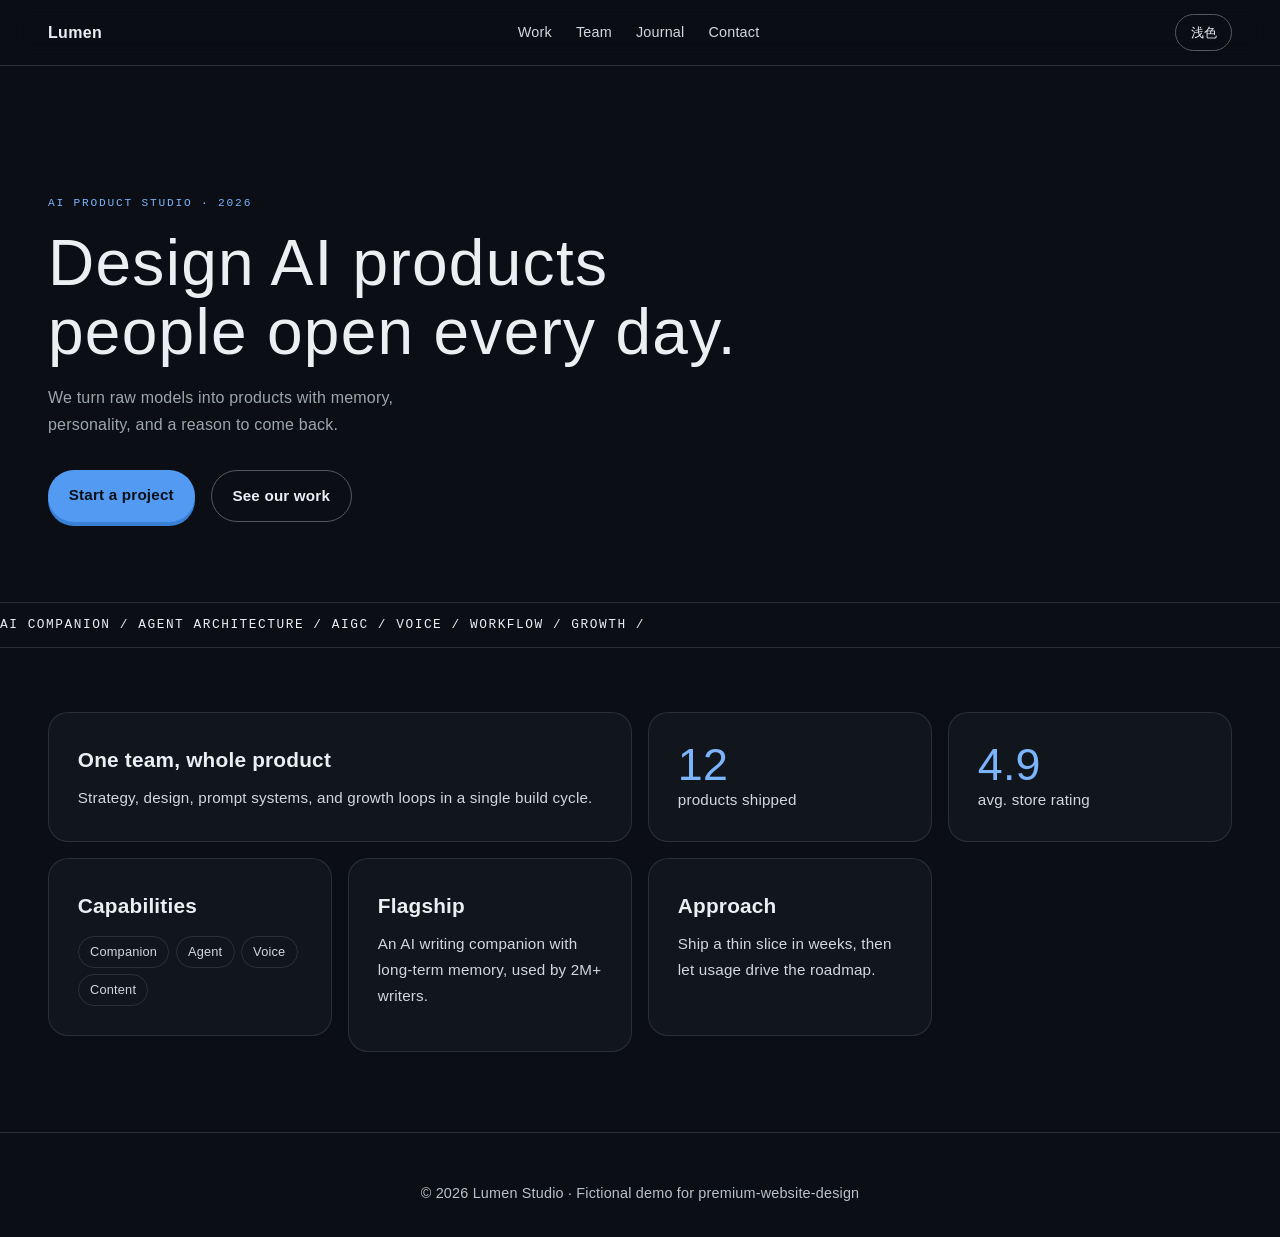
<file: assets/demo/index.html>
<!DOCTYPE html>
<html lang="en" data-theme="dark">
<head>
  <meta charset="UTF-8">
  <meta name="viewport" content="width=device-width, initial-scale=1.0">
  <title>Lumen · AI Product Studio (fictional demo)</title>
  <link rel="stylesheet" href="../tokens.css">
  <style>
    * { margin: 0; padding: 0; box-sizing: border-box; }
    body {
      background: var(--color-paper);
      color: var(--color-ink);
      font-family: var(--font-body);
      line-height: 1.7;
      letter-spacing: 0.012em;
      -webkit-font-smoothing: antialiased;
    }
    a { color: inherit; text-decoration: none; }
    .container { width: min(var(--page-max), 100% - 2 * var(--page-gutter)); margin-inline: auto; }
    header {
      position: sticky; top: 0; z-index: 10;
      display: flex; align-items: center; justify-content: space-between;
      padding: 0.9rem var(--page-gutter);
      background: color-mix(in oklch, var(--color-paper) 85%, transparent);
      backdrop-filter: blur(14px);
      border-bottom: 1px solid var(--color-rule);
    }
    .brand { font-weight: 700; letter-spacing: 0.02em; }
    nav { display: flex; gap: 1.5rem; }
    nav a { color: var(--color-ink-2); font-size: 0.9rem; }
    nav a:hover { color: var(--color-accent-text); }
    button.theme {
      border: 1px solid var(--color-rule-2); border-radius: var(--radius-pill);
      background: transparent; color: var(--color-ink);
      padding: 0.4rem 0.9rem; font: inherit; font-size: 0.8rem; cursor: pointer;
    }
    .hero { padding: clamp(5rem, 10vw, 8rem) 0 5rem; }
    .hero .label { font-family: var(--font-label); font-size: 0.7rem; letter-spacing: 0.16em; text-transform: uppercase; color: var(--color-accent-text); }
    .hero h1 { font-size: clamp(2.6rem, 5vw, 4.6rem); font-weight: 300; letter-spacing: 0.02em; line-height: 1.08; margin: 1rem 0; }
    .hero p { color: var(--color-muted); max-width: 46ch; }
    .hero .cta { margin-top: 2rem; display: flex; gap: 1rem; flex-wrap: wrap; }
    .btn { border-radius: var(--radius-pill); padding: 0.75rem 1.3rem; font-weight: 700; font-size: 0.95rem; }
    .btn-primary { background: var(--color-accent); color: var(--color-accent-ink); box-shadow: 0 4px 0 0 var(--color-accent-deep); }
    .btn-ghost { border: 1px solid var(--color-rule-2); color: var(--color-ink); }
    .marquee {
      overflow: hidden; border-block: 1px solid var(--color-rule);
      padding: 0.7rem 0; margin-bottom: 4rem;
      font-family: var(--font-label); font-size: 0.8rem; letter-spacing: 0.12em; text-transform: uppercase;
    }
    .marquee span { display: inline-block; white-space: nowrap; animation: slide 28s linear infinite; }
    @keyframes slide { to { transform: translateX(-50%); } }
    .bento { display: grid; grid-template-columns: repeat(4, 1fr); gap: 1rem; padding-bottom: 5rem; }
    .cell { border-radius: var(--radius-card); border: 1px solid var(--tint-rule); background: var(--color-paper-2); padding: 1.8rem; }
    .cell.wide { grid-column: span 2; }
    .cell.tall { grid-row: span 2; }
    .cell h3 { font-size: 1.3rem; font-weight: 600; letter-spacing: 0.01em; margin-bottom: 0.5rem; }
    .cell p, .cell li { color: var(--color-ink-2); font-size: 0.95rem; }
    .cell ul { list-style: none; margin-top: 0.8rem; display: flex; flex-wrap: wrap; gap: 0.4rem; }
    .cell li { border: 1px solid var(--tint-rule); border-radius: var(--radius-pill); padding: 0.25rem 0.7rem; font-size: 0.8rem; }
    .stat { font-size: 2.8rem; font-weight: 300; color: var(--color-accent-text); line-height: 1; }
    .contact { border-top: 1px solid var(--color-rule); padding: 3rem 0 2rem; text-align: center; color: var(--color-neutral); font-size: 0.9rem; }
    @media (max-width: 40rem) {
      .bento { grid-template-columns: 1fr; }
      .cell.wide, .cell.tall { grid-column: auto; grid-row: auto; }
      nav { display: none; }
    }
  </style>
</head>
<body>
  <header>
    <a class="brand" href="#">Lumen</a>
    <nav><a href="#">Work</a><a href="#">Team</a><a href="#">Journal</a><a href="#">Contact</a></nav>
    <button class="theme" id="theme">浅色</button>
  </header>
  <main>
    <section class="hero container">
      <p class="label">AI Product Studio · 2026</p>
      <h1>Design AI products<br>people open every day.</h1>
      <p>We turn raw models into products with memory, personality, and a reason to come back.</p>
      <div class="cta">
        <a class="btn btn-primary" href="#">Start a project</a>
        <a class="btn btn-ghost" href="#">See our work</a>
      </div>
    </section>
    <div class="marquee"><span>AI Companion&nbsp;/&nbsp;Agent Architecture&nbsp;/&nbsp;AIGC&nbsp;/&nbsp;Voice&nbsp;/&nbsp;Workflow&nbsp;/&nbsp;Growth&nbsp;/&nbsp;&nbsp;</span></div>
    <section class="bento container">
      <div class="cell wide"><h3>One team, whole product</h3><p>Strategy, design, prompt systems, and growth loops in a single build cycle.</p></div>
      <div class="cell"><div class="stat">12</div><p>products shipped</p></div>
      <div class="cell"><div class="stat">4.9</div><p>avg. store rating</p></div>
      <div class="cell"><h3>Capabilities</h3><ul><li>Companion</li><li>Agent</li><li>Voice</li><li>Content</li></ul></div>
      <div class="cell tall"><h3>Flagship</h3><p>An AI writing companion with long-term memory, used by 2M+ writers.</p></div>
      <div class="cell"><h3>Approach</h3><p>Ship a thin slice in weeks, then let usage drive the roadmap.</p></div>
    </section>
  </main>
  <footer class="contact">© 2026 Lumen Studio · Fictional demo for premium-website-design</footer>
  <script>
    const root = document.documentElement;
    const btn = document.getElementById("theme");
    btn.addEventListener("click", () => {
      const next = root.dataset.theme === "dark" ? "light" : "dark";
      root.dataset.theme = next;
      btn.textContent = next === "dark" ? "浅色" : "深色";
    });
  </script>
</body>
</html>
</file>
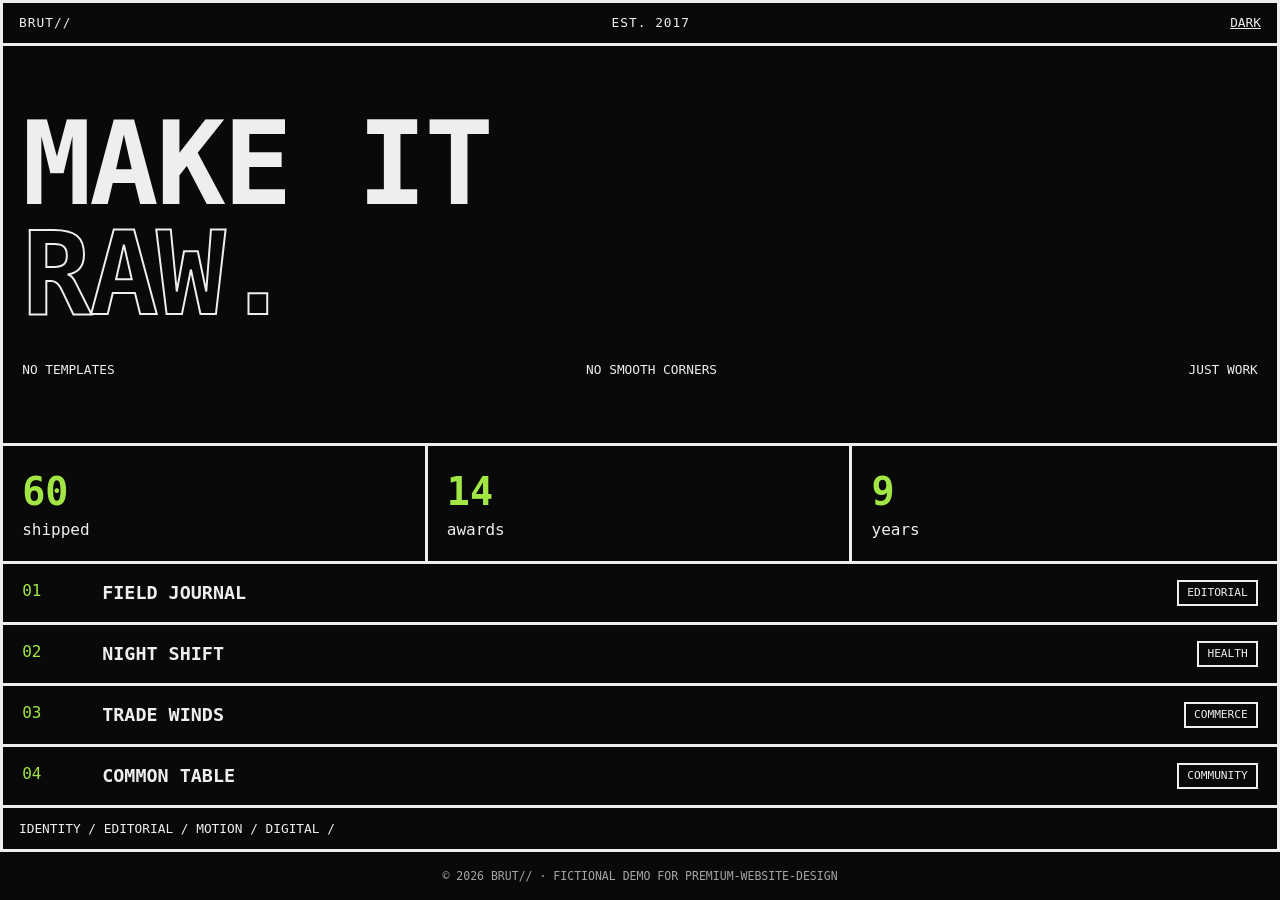
<file: assets/demo/layouts/brutal.html>
<!DOCTYPE html>
<html lang="en" data-theme="dark">
<head>
  <meta charset="UTF-8">
  <meta name="viewport" content="width=device-width, initial-scale=1.0">
  <title>BRUT// (fictional demo · brutalist)</title>
  <style>
    :root {
      --paper: oklch(0.14 0 0);
      --ink: oklch(0.95 0 0);
      --muted: oklch(0.72 0 0);
      --rule: oklch(0.5 0 0);
      --accent: oklch(0.85 0.2 130);
      --font: "JetBrains Mono", ui-monospace, monospace;
    }
    :root[data-theme="light"] {
      --paper: oklch(0.96 0 0);
      --ink: oklch(0.12 0 0);
      --muted: oklch(0.45 0 0);
      --rule: oklch(0.75 0 0);
      --accent: oklch(0.4 0.17 130);
    }
    * { margin: 0; padding: 0; box-sizing: border-box; }
    body { background: var(--paper); color: var(--ink); font-family: var(--font); line-height: 1.4; -webkit-font-smoothing: antialiased; }
    .topline { display: flex; justify-content: space-between; border: 3px solid var(--ink); border-width: 3px 3px 0; padding: 0.7rem 1rem; font-size: 0.8rem; text-transform: uppercase; letter-spacing: 0.08em; }
    .theme { border: 0; background: none; color: var(--ink); font: inherit; text-transform: uppercase; cursor: pointer; text-decoration: underline; }
    .hero { border: 3px solid var(--ink); padding: clamp(2rem, 6vw, 4rem) 1.2rem; }
    .hero h1 { font-size: clamp(3rem, 9vw, 7.5rem); font-weight: 800; line-height: 0.95; text-transform: uppercase; letter-spacing: -0.02em; }
    .hero h1 .outline { color: transparent; -webkit-text-stroke: 2px var(--ink); }
    .hero .meta { display: flex; justify-content: space-between; margin-top: 2rem; font-size: 0.8rem; text-transform: uppercase; }
    .stats { display: grid; grid-template-columns: repeat(3, 1fr); border: 3px solid var(--ink); border-top: 0; }
    .stat { padding: 1.2rem; border-right: 3px solid var(--ink); }
    .stat:last-child { border-right: 0; }
    .stat b { display: block; font-size: 2.4rem; color: var(--accent); }
    .work { border: 3px solid var(--ink); border-top: 0; }
    .row { display: grid; grid-template-columns: 4rem minmax(0, 1fr) auto; gap: 1rem; padding: 1rem 1.2rem; border-bottom: 3px solid var(--ink); text-transform: uppercase; }
    .row:last-child { border-bottom: 0; }
    .row .no { color: var(--accent); }
    .row h3 { font-size: 1.15rem; }
    .row .tag { border: 2px solid var(--ink); padding: 0.2rem 0.5rem; font-size: 0.7rem; }
    .marquee { border: 3px solid var(--ink); border-top: 0; padding: 0.6rem 1rem; overflow: hidden; }
    .marquee span { display: inline-block; white-space: nowrap; animation: slide 22s linear infinite; font-size: 0.8rem; text-transform: uppercase; }
    @keyframes slide { to { transform: translateX(-50%); } }
    footer { padding: 1rem; text-align: center; font-size: 0.72rem; text-transform: uppercase; color: var(--muted); }
    @media (max-width: 40rem) { .stats { grid-template-columns: 1fr; } .stat { border-right: 0; border-bottom: 3px solid var(--ink); } .row { grid-template-columns: 1fr; } }
  </style>
</head>
<body>
  <div class="topline"><span>BRUT//</span><span>Est. 2017</span><button class="theme" id="theme">Dark</button></div>
  <section class="hero">
    <h1>Make it<br><span class="outline">RAW.</span></h1>
    <div class="meta"><span>No templates</span><span>No smooth corners</span><span>Just work</span></div>
  </section>
  <div class="stats">
    <div class="stat"><b>60</b>shipped</div>
    <div class="stat"><b>14</b>awards</div>
    <div class="stat"><b>9</b>years</div>
  </div>
  <section class="work">
    <div class="row"><span class="no">01</span><h3>Field Journal</h3><span class="tag">Editorial</span></div>
    <div class="row"><span class="no">02</span><h3>Night Shift</h3><span class="tag">Health</span></div>
    <div class="row"><span class="no">03</span><h3>Trade Winds</h3><span class="tag">Commerce</span></div>
    <div class="row"><span class="no">04</span><h3>Common Table</h3><span class="tag">Community</span></div>
  </section>
  <div class="marquee"><span>Identity&nbsp;/&nbsp;Editorial&nbsp;/&nbsp;Motion&nbsp;/&nbsp;Digital&nbsp;/&nbsp;&nbsp;</span></div>
  <footer>© 2026 BRUT// · Fictional demo for premium-website-design</footer>
  <script>
    const root = document.documentElement;
    const btn = document.getElementById("theme");
    btn.addEventListener("click", () => {
      const next = root.dataset.theme === "dark" ? "light" : "dark";
      root.dataset.theme = next;
      btn.textContent = next === "dark" ? "Dark" : "Light";
    });
  </script>
</body>
</html>
</file>
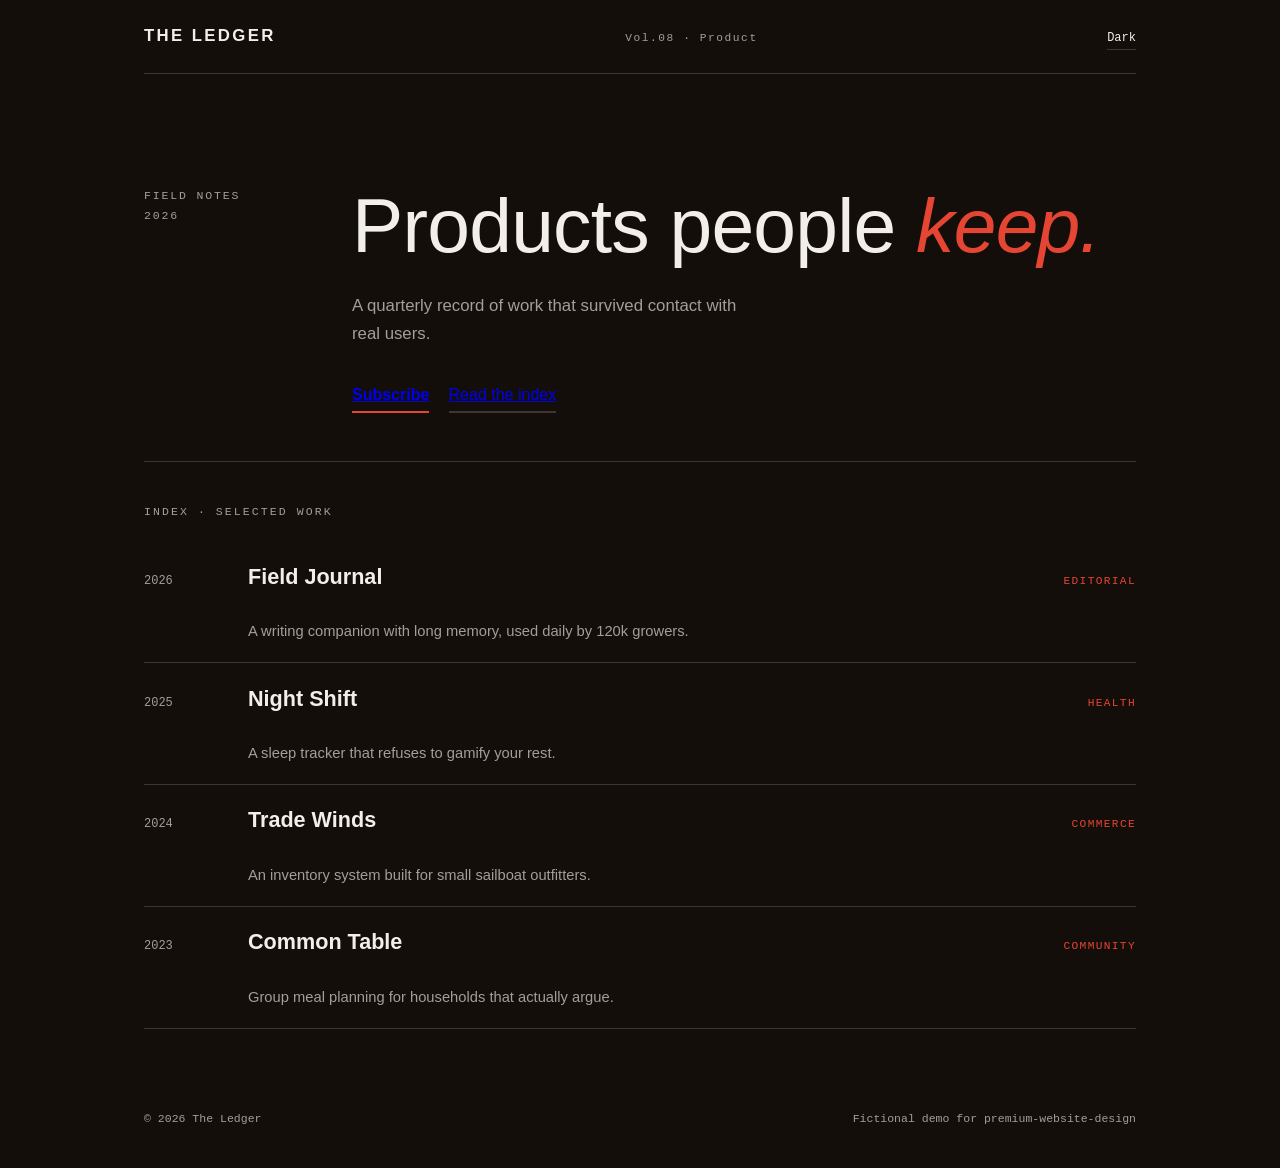
<file: assets/demo/layouts/editorial.html>
<!DOCTYPE html>
<html lang="en" data-theme="dark">
<head>
  <meta charset="UTF-8">
  <meta name="viewport" content="width=device-width, initial-scale=1.0">
  <title>The Ledger (fictional demo · editorial)</title>
  <style>
    :root {
      --paper: oklch(0.17 0.012 40);
      --paper-2: oklch(0.2 0.014 40);
      --ink: oklch(0.95 0.008 70);
      --muted: oklch(0.7 0.01 50);
      --rule: oklch(0.34 0.014 40);
      --accent: oklch(0.62 0.2 30);
      --font: "Plus Jakarta Sans", "PingFang SC", sans-serif;
      --mono: "JetBrains Mono", ui-monospace, monospace;
    }
    :root[data-theme="light"] {
      --paper: oklch(0.96 0.008 75);
      --paper-2: oklch(0.93 0.01 75);
      --ink: oklch(0.2 0.012 40);
      --muted: oklch(0.46 0.01 45);
      --rule: oklch(0.82 0.012 55);
      --accent: oklch(0.55 0.19 30);
    }
    * { margin: 0; padding: 0; box-sizing: border-box; }
    body { background: var(--paper); color: var(--ink); font-family: var(--font); line-height: 1.7; -webkit-font-smoothing: antialiased; }
    .wrap { max-width: 68rem; margin-inline: auto; padding-inline: clamp(1.25rem, 4vw, 3rem); }
    header { display: flex; justify-content: space-between; align-items: baseline; padding: 1.4rem 0; border-bottom: 1px solid var(--rule); }
    .masthead { font-weight: 800; letter-spacing: 0.14em; text-transform: uppercase; font-size: 1.05rem; }
    .issue { font-family: var(--mono); font-size: 0.7rem; letter-spacing: 0.14em; color: var(--muted); }
    .theme { border: 0; border-bottom: 1px solid var(--rule); background: none; color: var(--ink); font-family: var(--mono); font-size: 0.75rem; cursor: pointer; padding: 0.2rem 0; }
    .hero { display: grid; grid-template-columns: 11rem minmax(0, 1fr); gap: 2rem; padding: clamp(4rem, 9vw, 7rem) 0 3rem; border-bottom: 1px solid var(--rule); }
    .hero .rail { font-family: var(--mono); font-size: 0.72rem; letter-spacing: 0.16em; color: var(--muted); text-transform: uppercase; }
    .hero h1 { font-size: clamp(2.8rem, 6vw, 5.4rem); font-weight: 300; line-height: 1.04; letter-spacing: -0.01em; }
    .hero h1 em { font-style: italic; font-weight: 500; color: var(--accent); }
    .deck { margin-top: 1.6rem; max-width: 42ch; color: var(--muted); font-size: 1.05rem; }
    .hero .cta { margin-top: 2rem; display: inline-flex; gap: 1.2rem; align-items: center; }
    .cta a { font-weight: 800; border-bottom: 2px solid var(--accent); padding-bottom: 0.2rem; }
    .cta .ghost { border-bottom-color: var(--rule); font-weight: 500; }
    .index { padding: 2.5rem 0; }
    .index .kicker { font-family: var(--mono); font-size: 0.72rem; letter-spacing: 0.18em; text-transform: uppercase; color: var(--muted); margin-bottom: 1.2rem; }
    .row { display: grid; grid-template-columns: 5rem minmax(0, 1fr) auto; gap: 1.5rem; padding: 1.1rem 0; border-bottom: 1px solid var(--rule); align-items: baseline; }
    .row .year { font-family: var(--mono); font-size: 0.75rem; color: var(--muted); }
    .row h3 { font-size: 1.35rem; font-weight: 600; }
    .row p { color: var(--muted); font-size: 0.92rem; grid-column: 2; }
    .row .tag { font-family: var(--mono); font-size: 0.7rem; letter-spacing: 0.12em; color: var(--accent); text-transform: uppercase; }
    footer { padding: 2.5rem 0; display: flex; justify-content: space-between; font-family: var(--mono); font-size: 0.72rem; color: var(--muted); }
    @media (max-width: 40rem) {
      .hero { grid-template-columns: 1fr; }
      .row { grid-template-columns: 1fr; }
      .row .tag { grid-column: 1; }
    }
  </style>
</head>
<body>
  <div class="wrap">
    <header>
      <span class="masthead">The Ledger</span>
      <span class="issue">Vol.08 · Product</span>
      <button class="theme" id="theme">Dark</button>
    </header>
    <section class="hero">
      <div class="rail">Field Notes<br>2026</div>
      <div>
        <h1>Products people <em>keep.</em></h1>
        <p class="deck">A quarterly record of work that survived contact with real users.</p>
        <div class="cta">
          <a href="#">Subscribe</a>
          <a class="ghost" href="#">Read the index</a>
        </div>
      </div>
    </section>
    <section class="index">
      <div class="kicker">Index · Selected Work</div>
      <div class="row"><span class="year">2026</span><h3>Field Journal</h3><span class="tag">Editorial</span><p>A writing companion with long memory, used daily by 120k growers.</p></div>
      <div class="row"><span class="year">2025</span><h3>Night Shift</h3><span class="tag">Health</span><p>A sleep tracker that refuses to gamify your rest.</p></div>
      <div class="row"><span class="year">2024</span><h3>Trade Winds</h3><span class="tag">Commerce</span><p>An inventory system built for small sailboat outfitters.</p></div>
      <div class="row"><span class="year">2023</span><h3>Common Table</h3><span class="tag">Community</span><p>Group meal planning for households that actually argue.</p></div>
    </section>
    <footer><span>© 2026 The Ledger</span><span>Fictional demo for premium-website-design</span></footer>
  </div>
  <script>
    const root = document.documentElement;
    const btn = document.getElementById("theme");
    btn.addEventListener("click", () => {
      const next = root.dataset.theme === "dark" ? "light" : "dark";
      root.dataset.theme = next;
      btn.textContent = next === "dark" ? "Dark" : "Light";
    });
  </script>
</body>
</html>
</file>
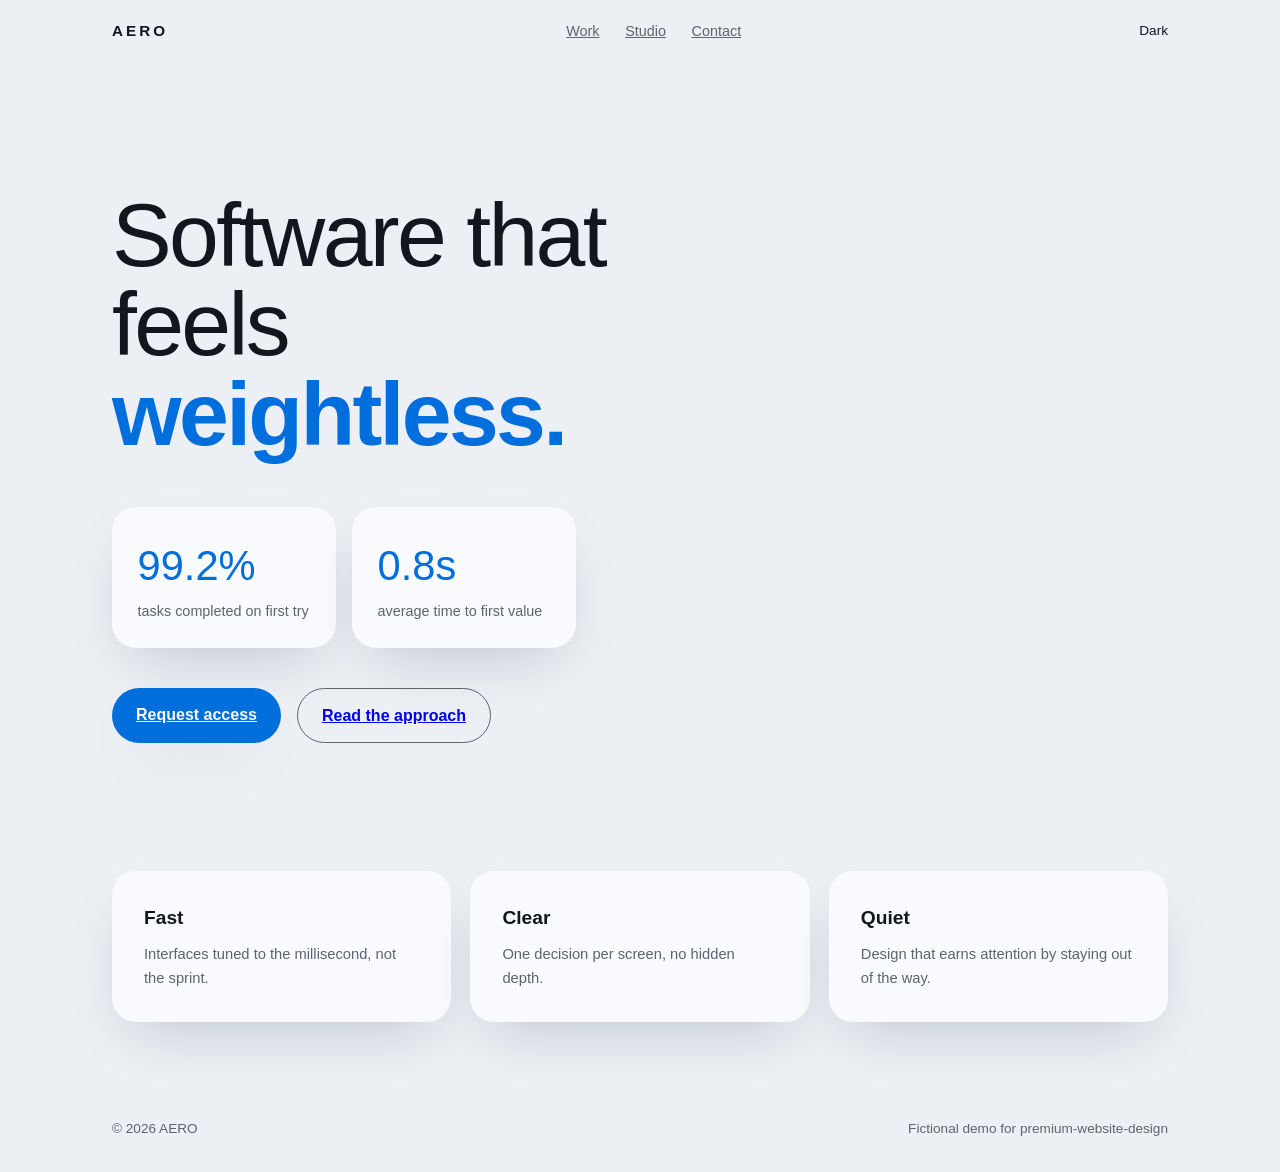
<file: assets/demo/layouts/soft.html>
<!DOCTYPE html>
<html lang="en" data-theme="light">
<head>
  <meta charset="UTF-8">
  <meta name="viewport" content="width=device-width, initial-scale=1.0">
  <title>AERO (fictional demo · soft structural)</title>
  <style>
    :root {
      --paper: oklch(0.95 0.006 260);
      --surface: oklch(0.985 0.004 260);
      --ink: oklch(0.2 0.02 260);
      --muted: oklch(0.5 0.02 260);
      --accent: oklch(0.55 0.19 255);
      --shadow: 0 24px 60px -24px oklch(0.3 0.08 255 / 0.25);
      --font: "Plus Jakarta Sans", "PingFang SC", sans-serif;
      --mono: "JetBrains Mono", ui-monospace, monospace;
    }
    :root[data-theme="dark"] {
      --paper: oklch(0.17 0.014 260);
      --surface: oklch(0.21 0.016 260);
      --ink: oklch(0.95 0.006 240);
      --muted: oklch(0.72 0.012 250);
      --accent: oklch(0.68 0.15 255);
      --shadow: 0 24px 60px -24px oklch(0 0 0 / 0.6);
    }
    * { margin: 0; padding: 0; box-sizing: border-box; }
    body { background: var(--paper); color: var(--ink); font-family: var(--font); line-height: 1.6; -webkit-font-smoothing: antialiased; }
    .wrap { max-width: 72rem; margin-inline: auto; padding-inline: clamp(1.25rem, 4vw, 3rem); }
    header { display: flex; justify-content: space-between; align-items: center; padding: 1.2rem 0; }
    .brand { font-weight: 800; letter-spacing: 0.2em; text-transform: uppercase; font-size: 0.95rem; }
    nav { display: flex; gap: 1.6rem; }
    nav a { color: var(--muted); font-size: 0.9rem; }
    nav a:hover { color: var(--ink); }
    .theme { border: 0; background: none; color: var(--ink); font: inherit; font-size: 0.85rem; cursor: pointer; }
    .hero { padding: clamp(5rem, 10vw, 8rem) 0 4rem; position: relative; }
    .hero h1 { font-size: clamp(3rem, 7vw, 6.5rem); font-weight: 300; letter-spacing: -0.03em; line-height: 1; max-width: 12ch; }
    .hero h1 b { font-weight: 700; color: var(--accent); }
    .floats { display: grid; grid-template-columns: repeat(2, minmax(0, 14rem)); gap: 1rem; margin-top: 3rem; }
    .float { background: var(--surface); border-radius: 24px; box-shadow: var(--shadow); padding: 1.6rem; }
    .float .num { font-size: 2.6rem; font-weight: 300; color: var(--accent); }
    .float p { color: var(--muted); font-size: 0.9rem; }
    .features { display: grid; grid-template-columns: repeat(3, 1fr); gap: 1.2rem; padding: 4rem 0; }
    .feature { background: var(--surface); border-radius: 24px; box-shadow: var(--shadow); padding: 2rem; }
    .feature h3 { font-size: 1.2rem; font-weight: 700; margin-bottom: 0.6rem; }
    .feature p { color: var(--muted); font-size: 0.92rem; }
    .cta { display: inline-flex; gap: 1rem; margin-top: 2.5rem; }
    .btn { border-radius: 999px; padding: 0.85rem 1.5rem; font-weight: 700; }
    .btn-primary { background: var(--accent); color: var(--surface); box-shadow: var(--shadow); }
    .btn-ghost { border: 1px solid var(--muted); }
    footer { padding: 2rem 0; color: var(--muted); font-size: 0.85rem; display: flex; justify-content: space-between; }
    @media (max-width: 40rem) { .features { grid-template-columns: 1fr; } .floats { grid-template-columns: 1fr; } nav { display: none; } }
  </style>
</head>
<body>
  <div class="wrap">
    <header>
      <span class="brand">AERO</span>
      <nav><a href="#">Work</a><a href="#">Studio</a><a href="#">Contact</a></nav>
      <button class="theme" id="theme">Dark</button>
    </header>
    <section class="hero">
      <h1>Software that feels <b>weightless.</b></h1>
      <div class="floats">
        <div class="float"><div class="num">99.2%</div><p>tasks completed on first try</p></div>
        <div class="float"><div class="num">0.8s</div><p>average time to first value</p></div>
      </div>
      <div class="cta">
        <a class="btn btn-primary" href="#">Request access</a>
        <a class="btn btn-ghost" href="#">Read the approach</a>
      </div>
    </section>
    <section class="features">
      <div class="feature"><h3>Fast</h3><p>Interfaces tuned to the millisecond, not the sprint.</p></div>
      <div class="feature"><h3>Clear</h3><p>One decision per screen, no hidden depth.</p></div>
      <div class="feature"><h3>Quiet</h3><p>Design that earns attention by staying out of the way.</p></div>
    </section>
    <footer><span>© 2026 AERO</span><span>Fictional demo for premium-website-design</span></footer>
  </div>
  <script>
    const root = document.documentElement;
    const btn = document.getElementById("theme");
    btn.addEventListener("click", () => {
      const next = root.dataset.theme === "dark" ? "light" : "dark";
      root.dataset.theme = next;
      btn.textContent = next === "dark" ? "Dark" : "Light";
    });
  </script>
</body>
</html>
</file>
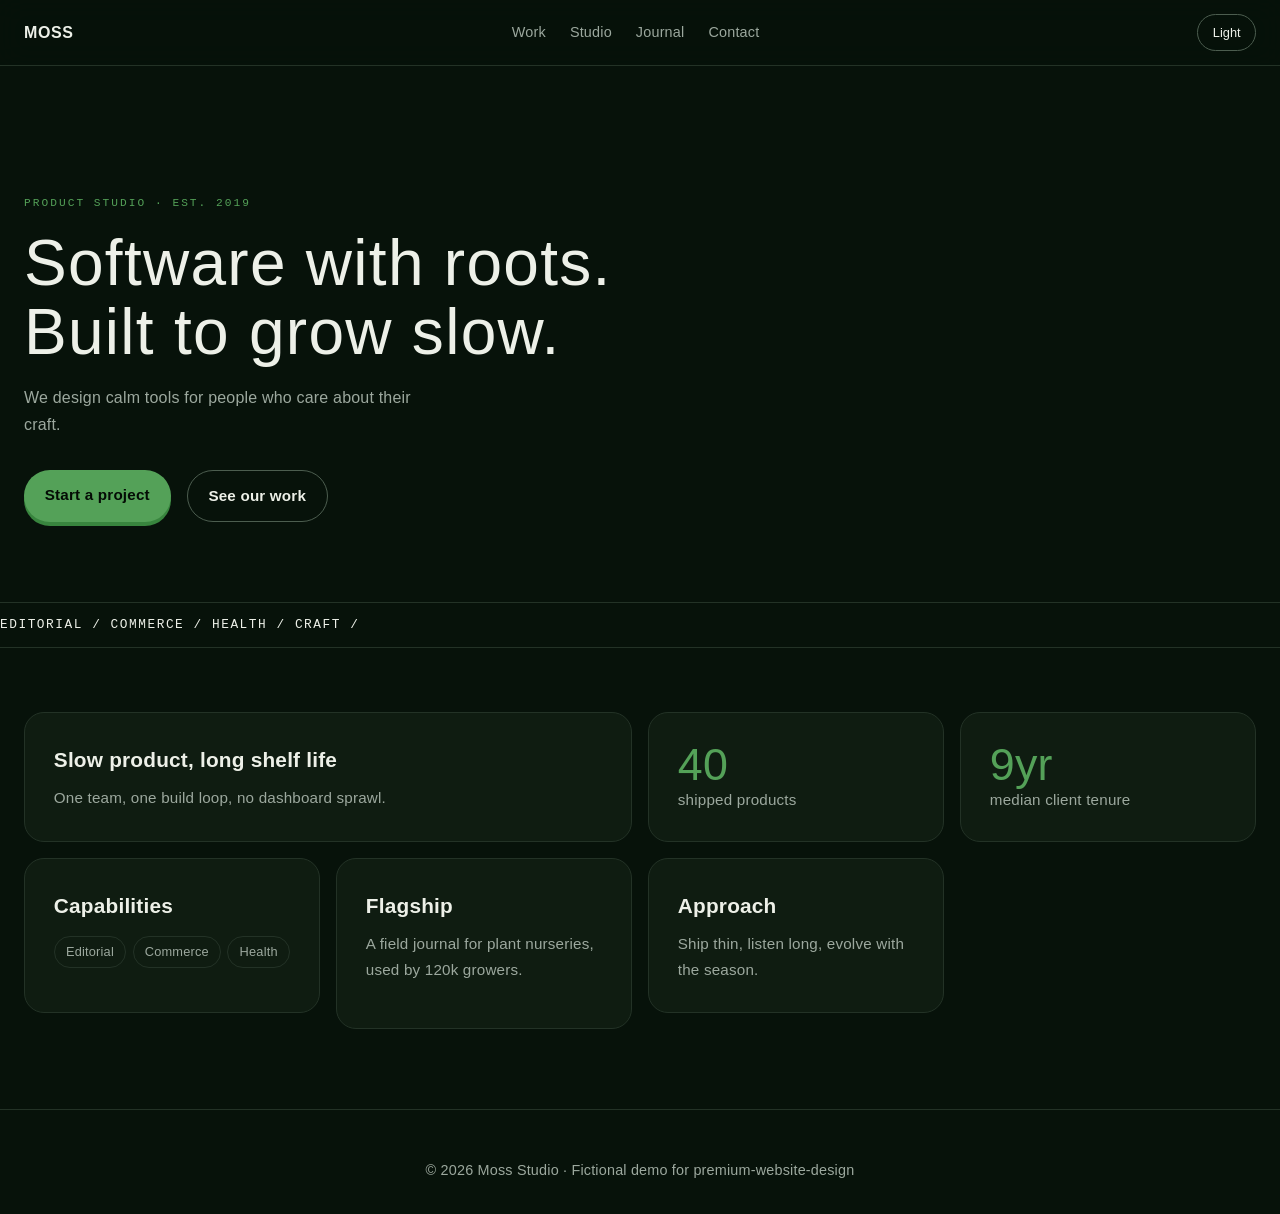
<file: assets/demo/styles/forest.html>
<!DOCTYPE html>
<html lang="en" data-theme="dark">
<head>
  <meta charset="UTF-8">
  <meta name="viewport" content="width=device-width, initial-scale=1.0">
  <title>Moss Studio (fictional demo)</title>
  <style>
    :root {
      --font: "Plus Jakarta Sans", sans-serif;
      --mono: "JetBrains Mono", ui-monospace, monospace;
      --paper: oklch(0.17 0.025 150);
      --surface: oklch(0.21 0.028 150);
      --rule: oklch(0.3 0.03 150);
      --rule-2: oklch(0.46 0.03 150);
      --muted: oklch(0.72 0.02 150);
      --ink: oklch(0.95 0.01 120);
      --accent: oklch(0.64 0.13 145);
      --accent-deep: oklch(0.55 0.13 145);
      --accent-ink: oklch(0.14 0.02 150);
    }
    :root[data-theme="light"] {
      --paper: oklch(0.965 0.015 90);
      --surface: oklch(0.945 0.015 90);
      --rule: oklch(0.88 0.015 90);
      --rule-2: oklch(0.74 0.02 90);
      --muted: oklch(0.46 0.02 130);
      --ink: oklch(0.24 0.02 145);
      --accent: oklch(0.5 0.12 145);
      --accent-deep: oklch(0.42 0.12 145);
      --accent-ink: oklch(0.98 0.01 90);
    }
  </style>
  <link rel="stylesheet" href="demo.css">
</head>
<body>
  <header>
    <a class="brand" href="#">Moss</a>
    <nav><a href="#">Work</a><a href="#">Studio</a><a href="#">Journal</a><a href="#">Contact</a></nav>
    <button class="theme" id="theme">Light</button>
  </header>
  <main>
    <section class="hero container">
      <p class="label">Product Studio · Est. 2019</p>
      <h1>Software with roots.<br>Built to grow slow.</h1>
      <p>We design calm tools for people who care about their craft.</p>
      <div class="cta">
        <a class="btn btn-primary" href="#">Start a project</a>
        <a class="btn btn-ghost" href="#">See our work</a>
      </div>
    </section>
    <div class="marquee"><span>Editorial&nbsp;/&nbsp;Commerce&nbsp;/&nbsp;Health&nbsp;/&nbsp;Craft&nbsp;/&nbsp;&nbsp;</span></div>
    <section class="bento container">
      <div class="cell wide"><h3>Slow product, long shelf life</h3><p>One team, one build loop, no dashboard sprawl.</p></div>
      <div class="cell"><div class="stat">40</div><p>shipped products</p></div>
      <div class="cell"><div class="stat">9yr</div><p>median client tenure</p></div>
      <div class="cell"><h3>Capabilities</h3><ul><li>Editorial</li><li>Commerce</li><li>Health</li></ul></div>
      <div class="cell tall"><h3>Flagship</h3><p>A field journal for plant nurseries, used by 120k growers.</p></div>
      <div class="cell"><h3>Approach</h3><p>Ship thin, listen long, evolve with the season.</p></div>
    </section>
  </main>
  <footer class="contact">© 2026 Moss Studio · Fictional demo for premium-website-design</footer>
  <script>
    const root = document.documentElement;
    const btn = document.getElementById("theme");
    btn.addEventListener("click", () => {
      const next = root.dataset.theme === "dark" ? "light" : "dark";
      root.dataset.theme = next;
      btn.textContent = next === "dark" ? "Light" : "Dark";
    });
  </script>
</body>
</html>
</file>
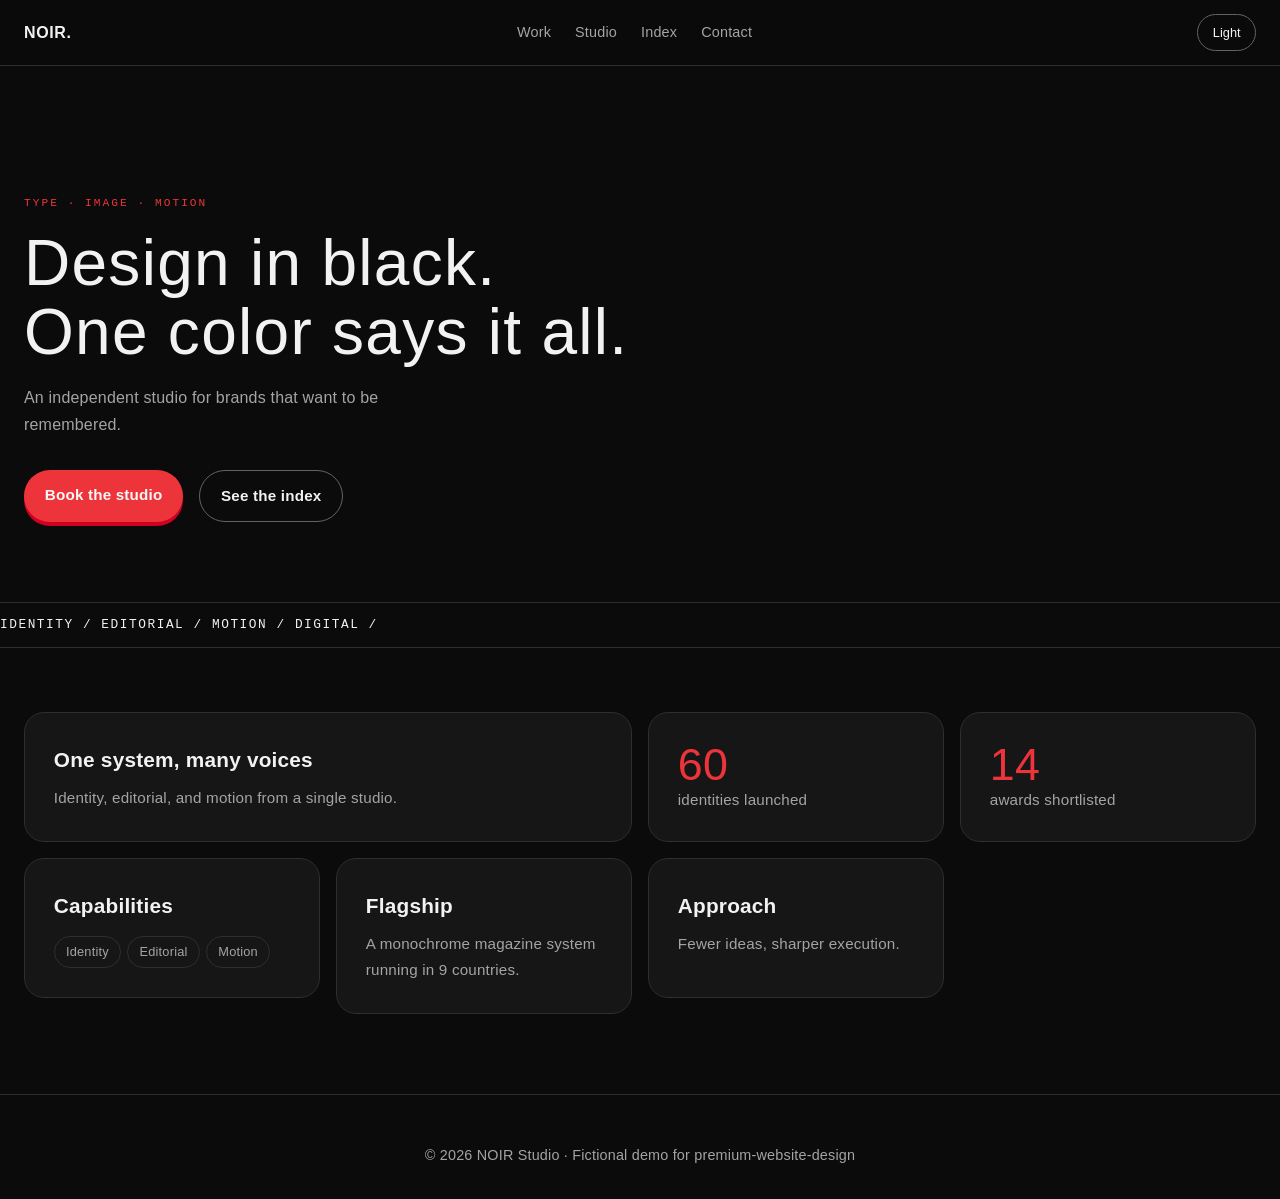
<file: assets/demo/styles/noir.html>
<!DOCTYPE html>
<html lang="en" data-theme="dark">
<head>
  <meta charset="UTF-8">
  <meta name="viewport" content="width=device-width, initial-scale=1.0">
  <title>NOIR (fictional demo)</title>
  <style>
    :root {
      --font: "Plus Jakarta Sans", sans-serif;
      --mono: "JetBrains Mono", ui-monospace, monospace;
      --paper: oklch(0.15 0 0);
      --surface: oklch(0.2 0 0);
      --rule: oklch(0.3 0 0);
      --rule-2: oklch(0.5 0 0);
      --muted: oklch(0.72 0 0);
      --ink: oklch(0.96 0 0);
      --accent: oklch(0.62 0.22 25);
      --accent-deep: oklch(0.54 0.22 25);
      --accent-ink: oklch(0.98 0 0);
    }
    :root[data-theme="light"] {
      --paper: oklch(0.975 0 0);
      --surface: oklch(0.94 0 0);
      --rule: oklch(0.88 0 0);
      --rule-2: oklch(0.72 0 0);
      --muted: oklch(0.45 0 0);
      --ink: oklch(0.18 0 0);
      --accent: oklch(0.55 0.2 25);
      --accent-deep: oklch(0.47 0.2 25);
      --accent-ink: oklch(0.98 0 0);
    }
  </style>
  <link rel="stylesheet" href="demo.css">
</head>
<body>
  <header>
    <a class="brand" href="#">NOIR.</a>
    <nav><a href="#">Work</a><a href="#">Studio</a><a href="#">Index</a><a href="#">Contact</a></nav>
    <button class="theme" id="theme">Light</button>
  </header>
  <main>
    <section class="hero container">
      <p class="label">Type · Image · Motion</p>
      <h1>Design in black.<br>One color says it all.</h1>
      <p>An independent studio for brands that want to be remembered.</p>
      <div class="cta">
        <a class="btn btn-primary" href="#">Book the studio</a>
        <a class="btn btn-ghost" href="#">See the index</a>
      </div>
    </section>
    <div class="marquee"><span>Identity&nbsp;/&nbsp;Editorial&nbsp;/&nbsp;Motion&nbsp;/&nbsp;Digital&nbsp;/&nbsp;&nbsp;</span></div>
    <section class="bento container">
      <div class="cell wide"><h3>One system, many voices</h3><p>Identity, editorial, and motion from a single studio.</p></div>
      <div class="cell"><div class="stat">60</div><p>identities launched</p></div>
      <div class="cell"><div class="stat">14</div><p>awards shortlisted</p></div>
      <div class="cell"><h3>Capabilities</h3><ul><li>Identity</li><li>Editorial</li><li>Motion</li></ul></div>
      <div class="cell tall"><h3>Flagship</h3><p>A monochrome magazine system running in 9 countries.</p></div>
      <div class="cell"><h3>Approach</h3><p>Fewer ideas, sharper execution.</p></div>
    </section>
  </main>
  <footer class="contact">© 2026 NOIR Studio · Fictional demo for premium-website-design</footer>
  <script>
    const root = document.documentElement;
    const btn = document.getElementById("theme");
    btn.addEventListener("click", () => {
      const next = root.dataset.theme === "dark" ? "light" : "dark";
      root.dataset.theme = next;
      btn.textContent = next === "dark" ? "Light" : "Dark";
    });
  </script>
</body>
</html>
</file>
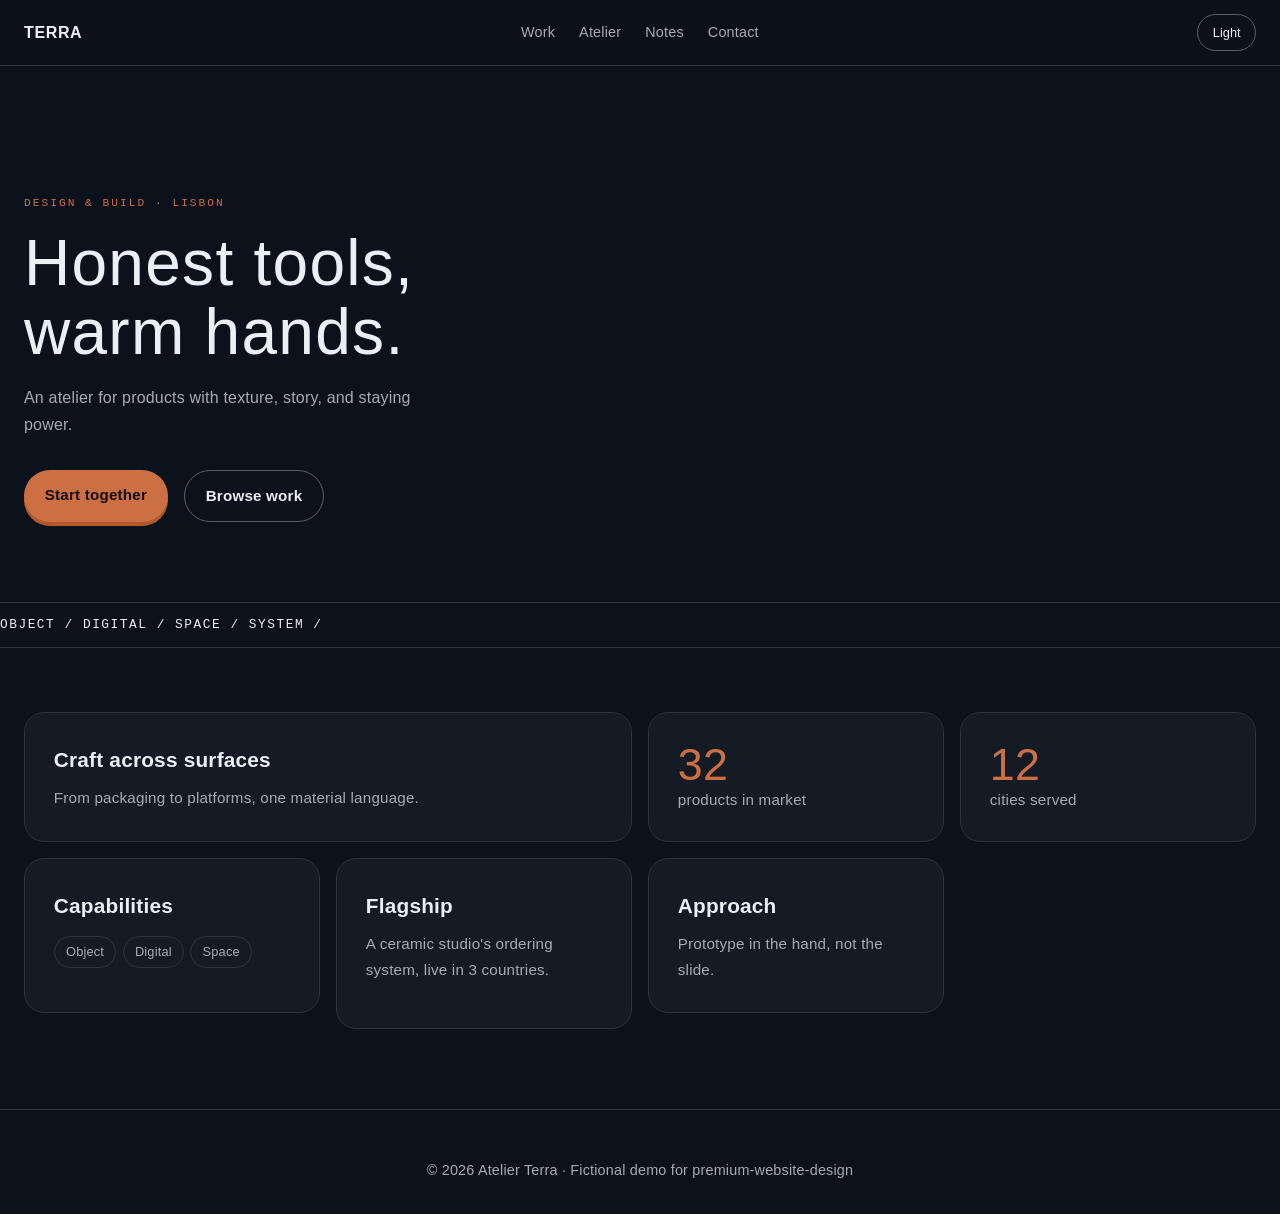
<file: assets/demo/styles/terra.html>
<!DOCTYPE html>
<html lang="en" data-theme="dark">
<head>
  <meta charset="UTF-8">
  <meta name="viewport" content="width=device-width, initial-scale=1.0">
  <title>Atelier Terra (fictional demo)</title>
  <style>
    :root {
      --font: "Plus Jakarta Sans", sans-serif;
      --mono: "JetBrains Mono", ui-monospace, monospace;
      --paper: oklch(0.18 0.02 260);
      --surface: oklch(0.22 0.02 260);
      --rule: oklch(0.32 0.02 260);
      --rule-2: oklch(0.48 0.02 260);
      --muted: oklch(0.74 0.015 250);
      --ink: oklch(0.95 0.008 240);
      --accent: oklch(0.64 0.13 45);
      --accent-deep: oklch(0.56 0.13 45);
      --accent-ink: oklch(0.16 0.02 60);
    }
    :root[data-theme="light"] {
      --paper: oklch(0.965 0.01 70);
      --surface: oklch(0.945 0.01 70);
      --rule: oklch(0.88 0.012 70);
      --rule-2: oklch(0.74 0.015 70);
      --muted: oklch(0.46 0.015 70);
      --ink: oklch(0.24 0.02 260);
      --accent: oklch(0.55 0.12 45);
      --accent-deep: oklch(0.47 0.12 45);
      --accent-ink: oklch(0.99 0.005 70);
    }
  </style>
  <link rel="stylesheet" href="demo.css">
</head>
<body>
  <header>
    <a class="brand" href="#">Terra</a>
    <nav><a href="#">Work</a><a href="#">Atelier</a><a href="#">Notes</a><a href="#">Contact</a></nav>
    <button class="theme" id="theme">Light</button>
  </header>
  <main>
    <section class="hero container">
      <p class="label">Design & Build · Lisbon</p>
      <h1>Honest tools,<br>warm hands.</h1>
      <p>An atelier for products with texture, story, and staying power.</p>
      <div class="cta">
        <a class="btn btn-primary" href="#">Start together</a>
        <a class="btn btn-ghost" href="#">Browse work</a>
      </div>
    </section>
    <div class="marquee"><span>Object&nbsp;/&nbsp;Digital&nbsp;/&nbsp;Space&nbsp;/&nbsp;System&nbsp;/&nbsp;&nbsp;</span></div>
    <section class="bento container">
      <div class="cell wide"><h3>Craft across surfaces</h3><p>From packaging to platforms, one material language.</p></div>
      <div class="cell"><div class="stat">32</div><p>products in market</p></div>
      <div class="cell"><div class="stat">12</div><p>cities served</p></div>
      <div class="cell"><h3>Capabilities</h3><ul><li>Object</li><li>Digital</li><li>Space</li></ul></div>
      <div class="cell tall"><h3>Flagship</h3><p>A ceramic studio's ordering system, live in 3 countries.</p></div>
      <div class="cell"><h3>Approach</h3><p>Prototype in the hand, not the slide.</p></div>
    </section>
  </main>
  <footer class="contact">© 2026 Atelier Terra · Fictional demo for premium-website-design</footer>
  <script>
    const root = document.documentElement;
    const btn = document.getElementById("theme");
    btn.addEventListener("click", () => {
      const next = root.dataset.theme === "dark" ? "light" : "dark";
      root.dataset.theme = next;
      btn.textContent = next === "dark" ? "Light" : "Dark";
    });
  </script>
</body>
</html>
</file>
<file: assets/tokens.css>
/* Starter design tokens · dark-first + light override */
:root {
  color-scheme: dark;

  --color-paper: oklch(16.5% 0.014 265);
  --color-paper-2: oklch(19.5% 0.016 265);
  --color-paper-3: oklch(23% 0.017 265);
  --color-rule: oklch(30% 0.018 265);
  --color-rule-2: oklch(46% 0.02 265);

  --color-muted: oklch(72% 0.014 240);
  --color-neutral: oklch(81% 0.01 235);
  --color-ink-2: oklch(88% 0.008 235);
  --color-ink: oklch(95% 0.005 220);

  --color-accent: oklch(68% 0.15 255);
  --color-accent-deep: oklch(60% 0.15 255);
  --color-accent-text: oklch(76% 0.12 255);
  --color-accent-ink: oklch(17% 0.015 265);
  --color-focus: oklch(74% 0.13 255);

  --tint-accent: oklch(68% 0.15 255 / 0.13);
  --tint-accent-strong: oklch(68% 0.15 255 / 0.22);
  --tint-ink: oklch(95% 0.005 220 / 0.05);
  --tint-ink-strong: oklch(95% 0.005 220 / 0.1);
  --tint-rule: oklch(95% 0.005 220 / 0.12);

  --shadow-card: 0 16px 40px -20px oklch(0% 0 0 / 0.6), 0 1px 2px oklch(0% 0 0 / 0.3);
  --shadow-btn-cast: oklch(0% 0 0 / 0.45);

  --font-display: "Plus Jakarta Sans", "PingFang SC", sans-serif;
  --font-body: "Plus Jakarta Sans", "PingFang SC", sans-serif;
  --font-label: "JetBrains Mono", ui-monospace, monospace;

  --radius-card: 20px;
  --radius-pill: 999px;
  --radius-input: 12px;

  --ease-out: cubic-bezier(0.16, 1, 0.3, 1);
  --ease-spring: cubic-bezier(0.34, 1.56, 0.64, 1);
  --dur-short: 220ms;
  --dur-long: 420ms;

  --page-max: 78rem;
  --page-gutter: clamp(1.25rem, 4vw, 3rem);
  --measure: 60ch;
}

:root[data-theme="light"] {
  color-scheme: light;

  --color-paper: oklch(98.6% 0.006 220);
  --color-paper-2: oklch(96.7% 0.008 220);
  --color-paper-3: oklch(94.4% 0.01 225);
  --color-rule: oklch(90.5% 0.012 230);
  --color-rule-2: oklch(78% 0.02 235);

  --color-muted: oklch(50% 0.02 240);
  --color-neutral: oklch(38% 0.02 245);
  --color-ink-2: oklch(29% 0.02 250);
  --color-ink: oklch(22% 0.022 255);

  --color-accent: oklch(55% 0.19 255);
  --color-accent-deep: oklch(46% 0.18 255);
  --color-accent-text: oklch(43% 0.17 258);
  --color-accent-ink: oklch(99% 0.002 220);
  --color-focus: oklch(50% 0.19 255);

  --tint-accent: oklch(55% 0.19 255 / 0.09);
  --tint-accent-strong: oklch(55% 0.19 255 / 0.16);
  --tint-ink: oklch(22% 0.022 255 / 0.045);
  --tint-ink-strong: oklch(22% 0.022 255 / 0.09);
  --tint-rule: oklch(22% 0.022 255 / 0.1);

  --shadow-card: 0 14px 34px -18px oklch(30% 0.1 255 / 0.2), 0 1px 2px oklch(30% 0.1 255 / 0.06);
  --shadow-btn-cast: oklch(46% 0.18 255 / 0.45);
}
</file>
<file: assets/demo/styles/demo.css>
* { margin: 0; padding: 0; box-sizing: border-box; }
body {
  background: var(--paper);
  color: var(--ink);
  font-family: var(--font, "Plus Jakarta Sans", "PingFang SC", sans-serif);
  line-height: 1.7;
  letter-spacing: 0.012em;
  -webkit-font-smoothing: antialiased;
}
a { color: inherit; text-decoration: none; }
.container { width: min(78rem, 100% - 3rem); margin-inline: auto; }
header {
  position: sticky; top: 0; z-index: 10;
  display: flex; align-items: center; justify-content: space-between;
  padding: 0.9rem 1.5rem;
  background: color-mix(in oklch, var(--paper) 85%, transparent);
  backdrop-filter: blur(14px);
  border-bottom: 1px solid var(--rule);
}
.brand { font-weight: 800; letter-spacing: 0.04em; text-transform: uppercase; }
nav { display: flex; gap: 1.5rem; }
nav a { color: var(--muted); font-size: 0.9rem; }
nav a:hover { color: var(--accent); }
button.theme {
  border: 1px solid var(--rule-2); border-radius: 999px;
  background: transparent; color: var(--ink);
  padding: 0.4rem 0.9rem; font: inherit; font-size: 0.8rem; cursor: pointer;
}
.hero { padding: clamp(5rem, 10vw, 8rem) 0 5rem; }
.hero .label { font-family: var(--mono, ui-monospace, monospace); font-size: 0.7rem; letter-spacing: 0.18em; text-transform: uppercase; color: var(--accent); }
.hero h1 { font-size: clamp(2.6rem, 5vw, 4.6rem); font-weight: 300; letter-spacing: 0.02em; line-height: 1.08; margin: 1rem 0; }
.hero p { color: var(--muted); max-width: 46ch; }
.hero .cta { margin-top: 2rem; display: flex; gap: 1rem; flex-wrap: wrap; }
.btn { border-radius: 999px; padding: 0.75rem 1.3rem; font-weight: 800; font-size: 0.95rem; }
.btn-primary { background: var(--accent); color: var(--accent-ink); box-shadow: 0 4px 0 0 var(--accent-deep); }
.btn-ghost { border: 1px solid var(--rule-2); color: var(--ink); }
.marquee {
  overflow: hidden; border-block: 1px solid var(--rule);
  padding: 0.7rem 0; margin-bottom: 4rem;
  font-family: var(--mono, ui-monospace, monospace); font-size: 0.8rem; letter-spacing: 0.12em; text-transform: uppercase;
}
.marquee span { display: inline-block; white-space: nowrap; animation: slide 28s linear infinite; }
@keyframes slide { to { transform: translateX(-50%); } }
.bento { display: grid; grid-template-columns: repeat(4, 1fr); gap: 1rem; padding-bottom: 5rem; }
.cell { border-radius: 20px; border: 1px solid var(--rule); background: var(--surface); padding: 1.8rem; }
.cell.wide { grid-column: span 2; }
.cell.tall { grid-row: span 2; }
.cell h3 { font-size: 1.3rem; font-weight: 700; letter-spacing: 0.01em; margin-bottom: 0.5rem; }
.cell p, .cell li { color: var(--muted); font-size: 0.95rem; }
.cell ul { list-style: none; margin-top: 0.8rem; display: flex; flex-wrap: wrap; gap: 0.4rem; }
.cell li { border: 1px solid var(--rule); border-radius: 999px; padding: 0.25rem 0.7rem; font-size: 0.8rem; }
.stat { font-size: 2.8rem; font-weight: 300; color: var(--accent); line-height: 1; }
.contact { border-top: 1px solid var(--rule); padding: 3rem 0 2rem; text-align: center; color: var(--muted); font-size: 0.9rem; }
@media (max-width: 40rem) {
  .bento { grid-template-columns: 1fr; }
  .cell.wide, .cell.tall { grid-column: auto; grid-row: auto; }
  nav { display: none; }
}
</file>
